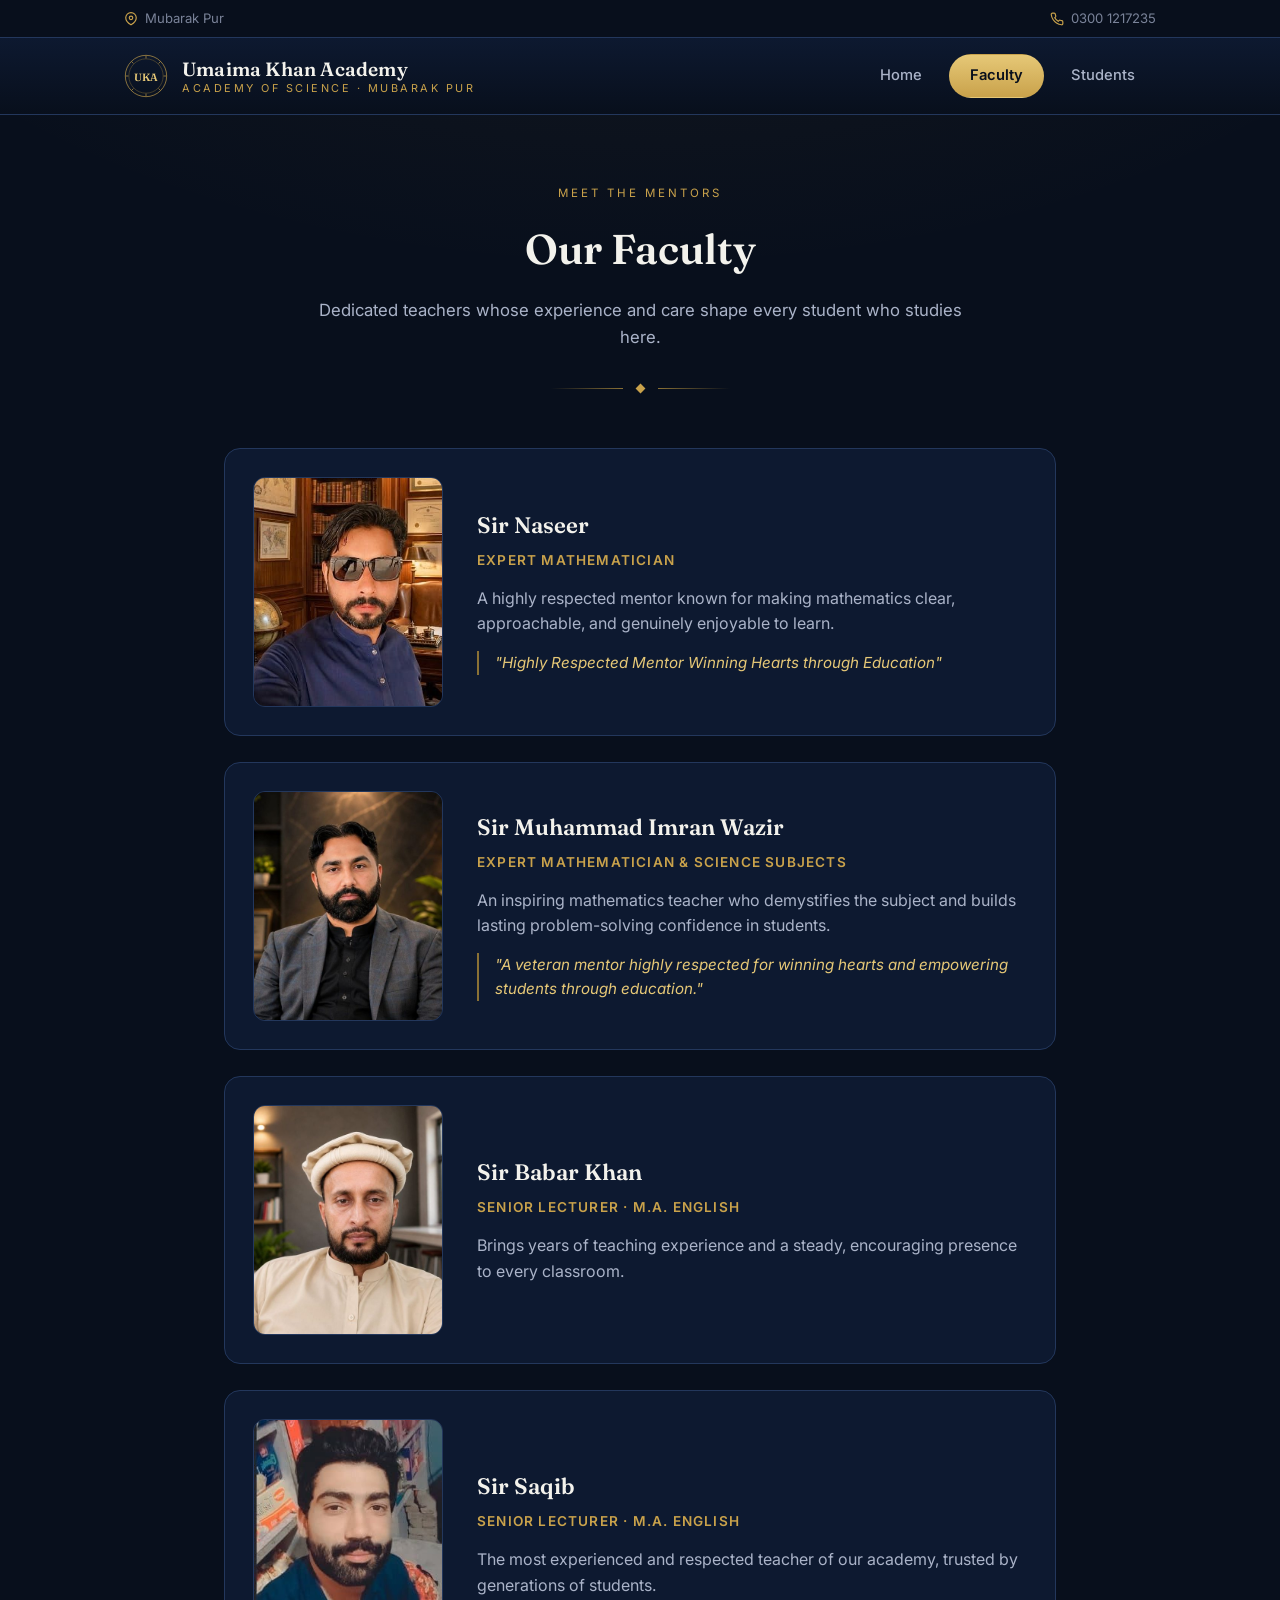
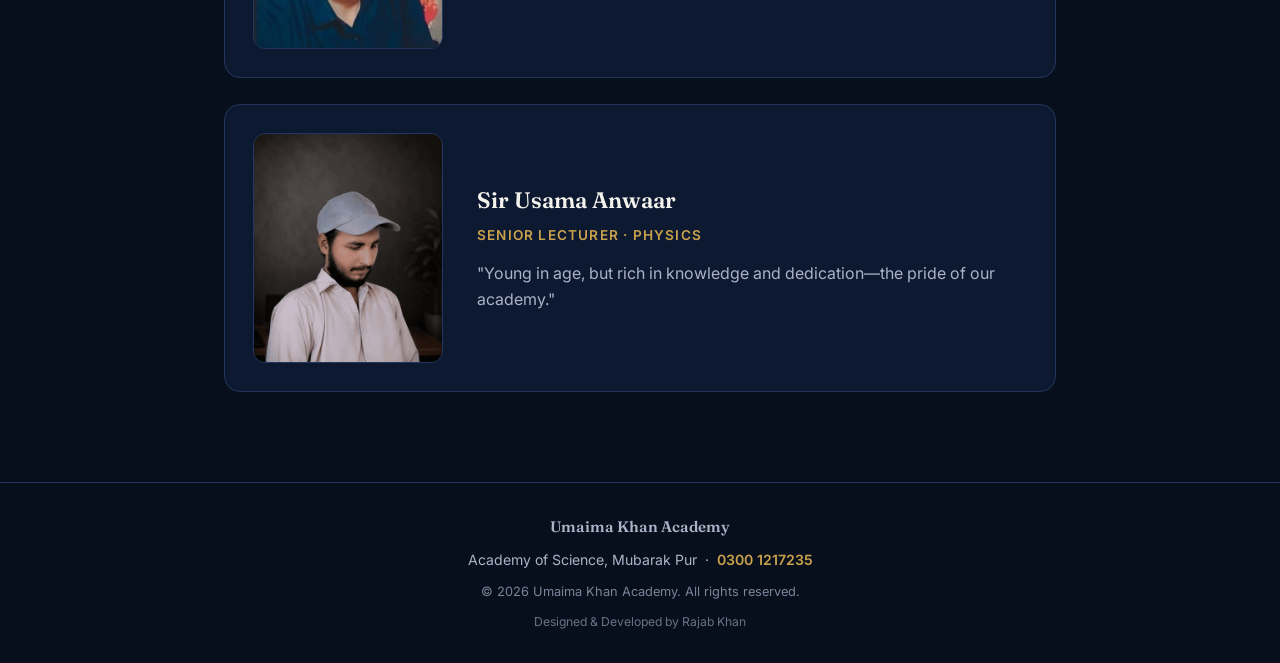
<file: sir.html>
<!DOCTYPE html>
<html lang="en">
<head>
    <meta charset="UTF-8">
    <meta name="viewport" content="width=device-width, initial-scale=1.0">
    <meta name="description" content="Meet the dedicated faculty of Umaima Khan Academy, Mubarak Pur — experienced mentors in Mathematics, Physics, and English.">
    <meta property="og:type" content="website">
    <meta property="og:site_name" content="Umaima Khan Academy">
    <meta property="og:title" content="Our Faculty — Umaima Khan Academy">
    <meta property="og:description" content="Meet the dedicated faculty of Umaima Khan Academy, Mubarak Pur — experienced mentors in Mathematics, Physics, and English.">
    <meta name="twitter:card" content="summary">
    <meta name="twitter:title" content="Our Faculty — Umaima Khan Academy">
    <meta name="twitter:description" content="Meet the dedicated faculty of Umaima Khan Academy, Mubarak Pur — experienced mentors in Mathematics, Physics, and English.">
    <meta name="theme-color" content="#080f1c">
    <link rel="icon" href="data:image/svg+xml,%3Csvg xmlns='http://www.w3.org/2000/svg' viewBox='0 0 100 100'%3E%3Ccircle cx='50' cy='50' r='47' fill='%23080f1c'/%3E%3Ccircle cx='50' cy='50' r='40' fill='none' stroke='%23c9a24b' stroke-width='3'/%3E%3Ctext x='50' y='63' text-anchor='middle' font-family='Georgia,serif' font-size='32' font-weight='700' fill='%23e6c877'%3EUKA%3C/text%3E%3C/svg%3E">
    <title>Our Faculty — Umaima Khan Academy</title>
    <link rel="preconnect" href="https://fonts.googleapis.com">
    <link rel="preconnect" href="https://fonts.gstatic.com" crossorigin>
    <link rel="stylesheet" href="https://fonts.googleapis.com/css2?family=Fraunces:opsz,wght@9..144,500;9..144,600;9..144,700&family=Inter:wght@400;500;600;700&display=swap">
    <link rel="stylesheet" href="css/style.css">
    <script src="js/splash.js" defer></script>
</head>
<body>

    <div id="site-splash" data-duration="1500" data-name="Umaima Khan Academy" aria-hidden="true">
        <div class="spl-plaque">
            <span class="spl-corner spl-corner-tl"></span>
            <span class="spl-corner spl-corner-tr"></span>
            <span class="spl-corner spl-corner-bl"></span>
            <span class="spl-corner spl-corner-br"></span>

            <svg class="spl-crest" viewBox="0 0 100 100" role="img" aria-label="Umaima Khan Academy crest">
                <circle cx="50" cy="50" r="47" fill="none" stroke="#c9a24b" stroke-width="1.5"/>
                <circle cx="50" cy="50" r="39" fill="none" stroke="#8a7135" stroke-width="1"/>
                <g stroke="#c9a24b" stroke-width="1.5">
                    <line x1="50" y1="4" x2="50" y2="10"/>
                    <line x1="50" y1="90" x2="50" y2="96"/>
                    <line x1="4" y1="50" x2="10" y2="50"/>
                    <line x1="90" y1="50" x2="96" y2="50"/>
                    <line x1="17" y1="17" x2="21.5" y2="21.5"/>
                    <line x1="83" y1="17" x2="78.5" y2="21.5"/>
                    <line x1="17" y1="83" x2="21.5" y2="78.5"/>
                    <line x1="83" y1="83" x2="78.5" y2="78.5"/>
                </g>
                <text x="50" y="61" text-anchor="middle" font-family="Fraunces, serif" font-size="24" font-weight="600" fill="#e6c877">UKA</text>
            </svg>

            <div class="spl-flourish">
                <svg viewBox="0 0 60 32" fill="none" xmlns="http://www.w3.org/2000/svg">
                    <path d="M2 16C10 16 12 6 20 6C26 6 26 16 30 16" stroke="currentColor" stroke-width="1" stroke-linecap="round"/>
                    <path d="M58 16C50 16 48 6 40 6C34 6 34 16 30 16" stroke="currentColor" stroke-width="1" stroke-linecap="round"/>
                    <circle cx="30" cy="16" r="2.4" fill="currentColor"/>
                </svg>
            </div>

            <div class="spl-ornament">
                <span class="spl-cline"></span><span class="spl-cdiamond"></span><span class="spl-cline spl-right"></span>
            </div>
            <div class="spl-eyebrow">Welcome to</div>
            <div class="spl-name">
                <span class="spl-shine"></span>
                <span class="spl-underline"></span>
            </div>
            <div class="spl-sub">Academy of Science, <b>Mubarak Pur</b></div>

            <div class="spl-load-wrap">
                <div class="spl-load-track"><div class="spl-load-fill"></div></div>
                <span class="spl-load-label">LOADING <span class="spl-pct">0%</span></span>
            </div>
        </div>
    </div>


    <div class="topbar">
        <div class="topbar-inner">
            <span class="topbar-item topbar-address">
                <svg viewBox="0 0 24 24" fill="none" stroke="currentColor" stroke-width="2" stroke-linecap="round" stroke-linejoin="round"><path d="M21 10c0 7-9 12-9 12s-9-5-9-12a9 9 0 0 1 18 0z"/><circle cx="12" cy="10" r="3"/></svg>
                Mubarak Pur
            </span>
            <a href="tel:+923001217235" class="topbar-item">
                <svg viewBox="0 0 24 24" fill="none" stroke="currentColor" stroke-width="2" stroke-linecap="round" stroke-linejoin="round"><path d="M22 16.92v3a2 2 0 0 1-2.18 2 19.79 19.79 0 0 1-8.63-3.07 19.5 19.5 0 0 1-6-6 19.79 19.79 0 0 1-3.07-8.67A2 2 0 0 1 4.11 2h3a2 2 0 0 1 2 1.72c.127.96.361 1.903.7 2.81a2 2 0 0 1-.45 2.11L8.09 9.91a16 16 0 0 0 6 6l1.27-1.27a2 2 0 0 1 2.11-.45c.907.339 1.85.573 2.81.7A2 2 0 0 1 22 16.92z"/></svg>
                0300 1217235
            </a>
        </div>
    </div>

    <header class="site-header">
        <div class="nav-inner">
            <a href="index.html" class="brand">
                <svg class="crest" viewBox="0 0 100 100" role="img" aria-label="Umaima Khan Academy crest">
                    <circle cx="50" cy="50" r="47" fill="none" stroke="#c9a24b" stroke-width="1.5"/>
                    <circle cx="50" cy="50" r="39" fill="none" stroke="#8a7135" stroke-width="1"/>
                    <g stroke="#c9a24b" stroke-width="1.5">
                        <line x1="50" y1="4" x2="50" y2="10"/>
                        <line x1="50" y1="90" x2="50" y2="96"/>
                        <line x1="4" y1="50" x2="10" y2="50"/>
                        <line x1="90" y1="50" x2="96" y2="50"/>
                        <line x1="17" y1="17" x2="21.5" y2="21.5"/>
                        <line x1="83" y1="17" x2="78.5" y2="21.5"/>
                        <line x1="17" y1="83" x2="21.5" y2="78.5"/>
                        <line x1="83" y1="83" x2="78.5" y2="78.5"/>
                    </g>
                    <text x="50" y="61" text-anchor="middle" font-family="Fraunces, serif" font-size="24" font-weight="600" fill="#e6c877">UKA</text>
                </svg>
                <span class="brand-text">
                    <span class="brand-name">Umaima Khan Academy</span>
                    <span class="brand-tag">Academy of Science · Mubarak Pur</span>
                </span>
            </a>
            <ul class="nav-links">
                <li><a href="index.html">Home</a></li>
                <li><a href="sir.html" class="active">Faculty</a></li>
                <li><a href="student.html">Students</a></li>
            </ul>
        </div>
    </header>

    <div class="page-header">
        <span class="eyebrow">Meet the mentors</span>
        <h1>Our Faculty</h1>
        <p>Dedicated teachers whose experience and care shape every student who studies here.</p>
    </div>
    <div class="ornament">
        <span class="line"></span><span class="diamond"></span><span class="line right"></span>
    </div>

    <main class="faculty-list">

        <div class="teacher-card">
            <div class="teacher-photo">
                <img src="naseer.jpg" alt="Sir Naseer" width="343" height="411" loading="lazy" decoding="async">
            </div>
            <div class="teacher-info">
                <span class="teacher-name">Sir Naseer</span>
                <span class="teacher-role">Expert Mathematician</span>
                <p class="teacher-desc">A highly respected mentor known for making mathematics clear, approachable, and genuinely enjoyable to learn.</p>
                <p class="teacher-quote">"Highly Respected Mentor Winning Hearts through Education"</p>
            </div>
        </div>
        
        <div class="teacher-card">
            <div class="teacher-photo">
                <img src="imran.jpg" alt="Sir Muhammad Imran Wazir" width="600" height="600" loading="lazy" decoding="async">
            </div>
            <div class="teacher-info">
                <span class="teacher-name">Sir Muhammad Imran Wazir</span>
                <span class="teacher-role">Expert Mathematician & Science Subjects</span>
                <p class="teacher-desc">An inspiring mathematics teacher who demystifies the subject and builds lasting problem-solving confidence in students.</p>
                <p class="teacher-quote">"A veteran mentor highly respected for winning hearts and empowering students through education."</p>
            </div>
        </div>
        
        <div class="teacher-card">
            <div class="teacher-photo">
                <img src="babar.jpg" alt="Sir Babar Khan" width="600" height="600" loading="lazy" decoding="async">
            </div>
            <div class="teacher-info">
                <span class="teacher-name">Sir Babar Khan</span>
                <span class="teacher-role">Senior Lecturer · M.A. English</span>
                <p class="teacher-desc">Brings years of teaching experience and a steady, encouraging presence to every classroom.</p>
            </div>
        </div>

        <div class="teacher-card">
            <div class="teacher-photo">
                <img src="saqib.jpg" alt="Sir Saqib" width="295" height="452" loading="lazy" decoding="async">
            </div>
            <div class="teacher-info">
                <span class="teacher-name">Sir Saqib</span>
                <span class="teacher-role">Senior Lecturer · M.A. English</span>
                <p class="teacher-desc">The most experienced and respected teacher of our academy, trusted by generations of students.</p>
            </div>
        </div>

        <div class="teacher-card">
            <div class="teacher-photo">
                <img src="osama.jpg" alt="Sir Usama Anwaar" width="450" height="600" loading="lazy" decoding="async">
            </div>
            <div class="teacher-info">
                <span class="teacher-name">Sir Usama Anwaar</span>
                <span class="teacher-role">Senior Lecturer · Physics</span>
                <p class="teacher-desc">"Young in age, but rich in knowledge and dedication—the pride of our academy."</p>
            </div>
        </div>

    </main>

    <footer class="site-footer">
        <div class="footer-inner">
            <span class="footer-brand">Umaima Khan Academy</span>
            <span class="footer-contact">Academy of Science, Mubarak Pur &nbsp;·&nbsp; <a href="tel:+923001217235">0300 1217235</a></span>
            <span class="footer-copy">&copy; 2026 Umaima Khan Academy. All rights reserved.</span>
            <span class="footer-credit">Designed &amp; Developed by Rajab Khan</span>
        </div>
    </footer>

</body>
</html>
</file>
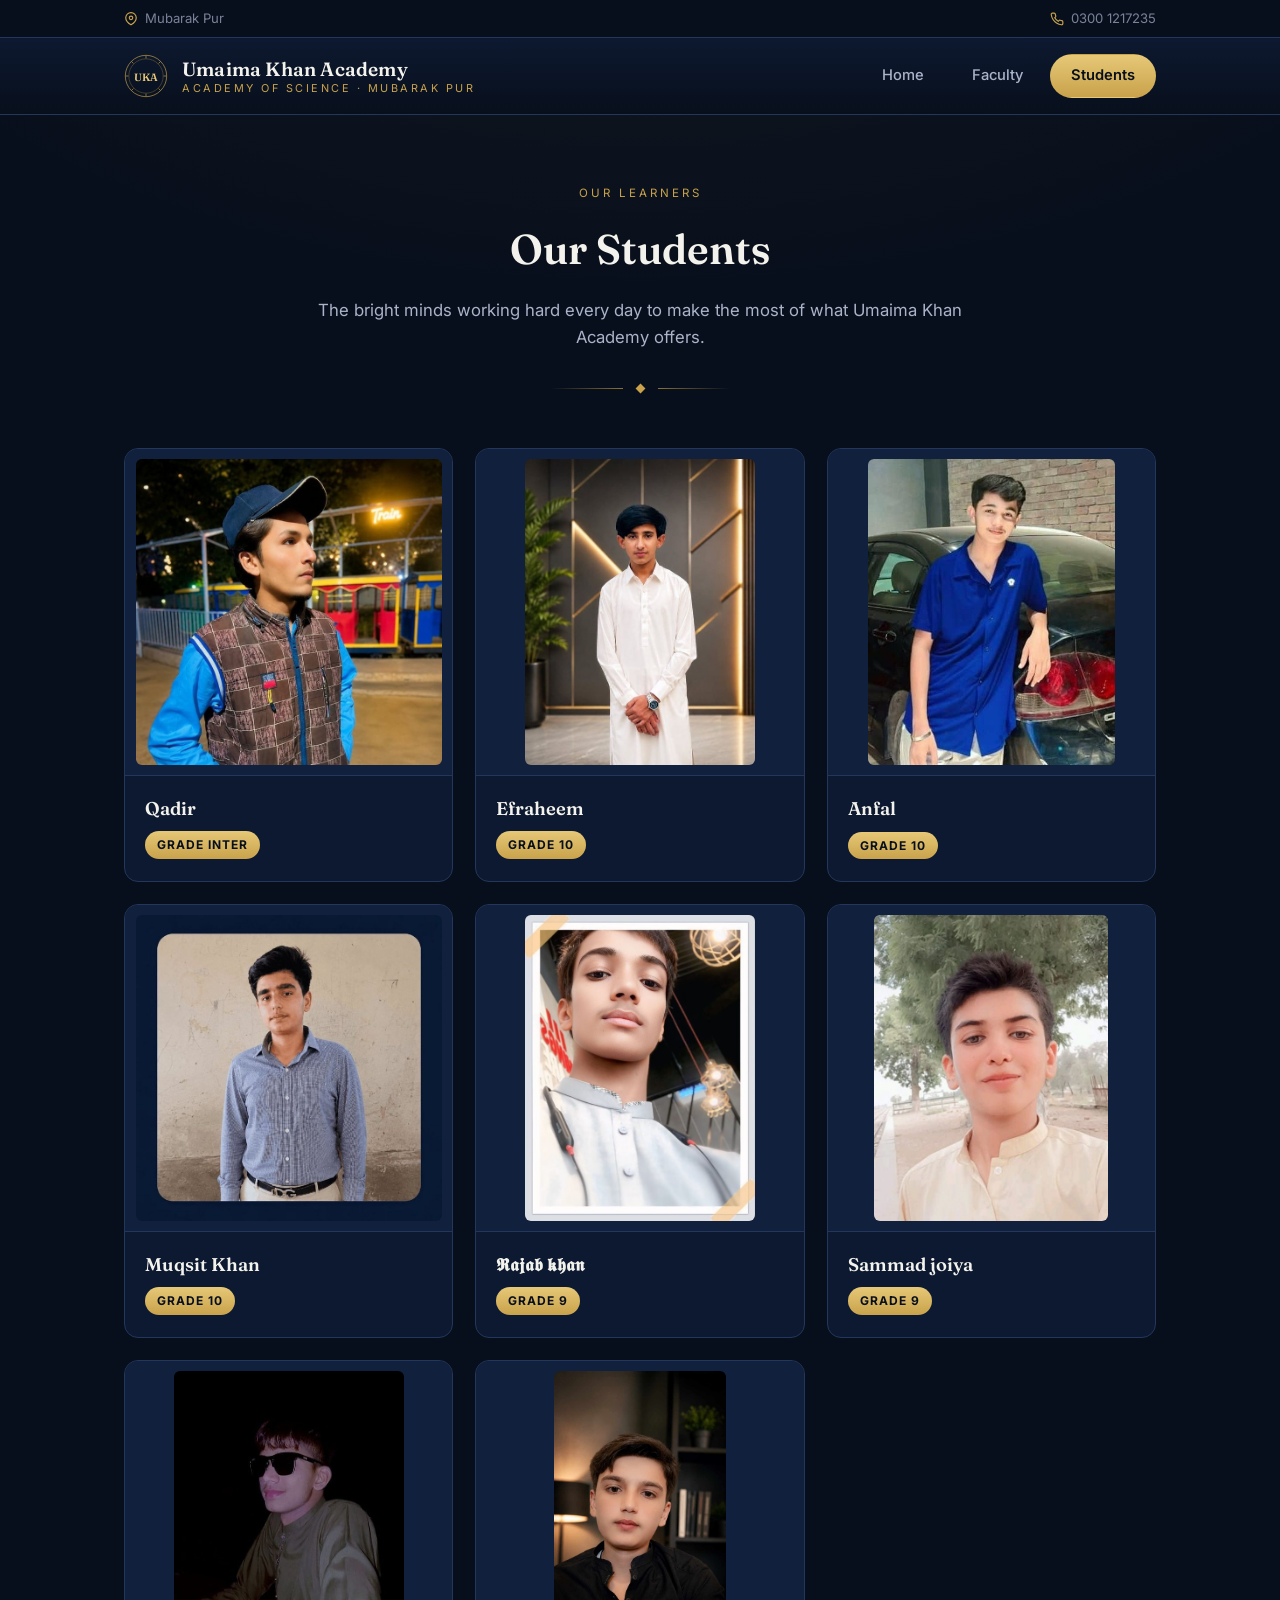
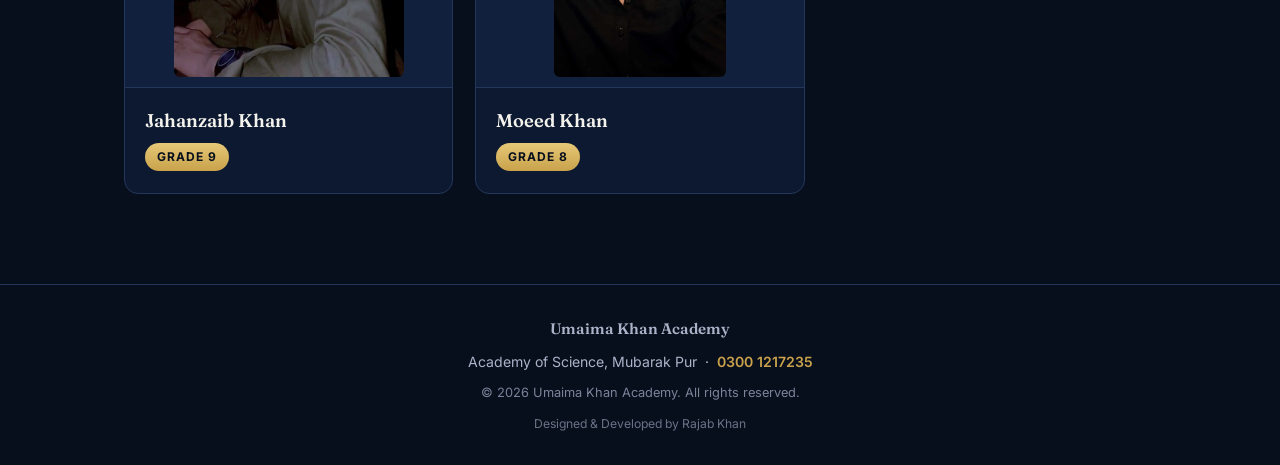
<file: student.html>
<!DOCTYPE html>
<html lang="en">
<head>
    <meta charset="UTF-8">
    <meta name="viewport" content="width=device-width, initial-scale=1.0">
    <meta name="description" content="Meet the students of Umaima Khan Academy, Mubarak Pur — the bright minds learning Science and IT with us.">
    <meta property="og:type" content="website">
    <meta property="og:site_name" content="Umaima Khan Academy">
    <meta property="og:title" content="Our Students — Umaima Khan Academy">
    <meta property="og:description" content="Meet the students of Umaima Khan Academy, Mubarak Pur — the bright minds learning Science and IT with us.">
    <meta name="twitter:card" content="summary">
    <meta name="twitter:title" content="Our Students — Umaima Khan Academy">
    <meta name="twitter:description" content="Meet the students of Umaima Khan Academy, Mubarak Pur — the bright minds learning Science and IT with us.">
    <meta name="theme-color" content="#080f1c">
    <link rel="icon" href="data:image/svg+xml,%3Csvg xmlns='http://www.w3.org/2000/svg' viewBox='0 0 100 100'%3E%3Ccircle cx='50' cy='50' r='47' fill='%23080f1c'/%3E%3Ccircle cx='50' cy='50' r='40' fill='none' stroke='%23c9a24b' stroke-width='3'/%3E%3Ctext x='50' y='63' text-anchor='middle' font-family='Georgia,serif' font-size='32' font-weight='700' fill='%23e6c877'%3EUKA%3C/text%3E%3C/svg%3E">
    <title>Our Students — Umaima Khan Academy</title>
    <link rel="preconnect" href="https://fonts.googleapis.com">
    <link rel="preconnect" href="https://fonts.gstatic.com" crossorigin>
    <link rel="stylesheet" href="https://fonts.googleapis.com/css2?family=Fraunces:opsz,wght@9..144,500;9..144,600;9..144,700&family=Inter:wght@400;500;600;700&display=swap">
    <link rel="stylesheet" href="css/style.css">
    <script src="js/splash.js" defer></script>
</head>
<body>

    <div id="site-splash" data-duration="2000" data-name="Umaima Khan Academy" aria-hidden="true">
        <div class="spl-plaque">
            <span class="spl-corner spl-corner-tl"></span>
            <span class="spl-corner spl-corner-tr"></span>
            <span class="spl-corner spl-corner-bl"></span>
            <span class="spl-corner spl-corner-br"></span>

            <svg class="spl-crest" viewBox="0 0 100 100" role="img" aria-label="Umaima Khan Academy crest">
                <circle cx="50" cy="50" r="47" fill="none" stroke="#c9a24b" stroke-width="1.5"/>
                <circle cx="50" cy="50" r="39" fill="none" stroke="#8a7135" stroke-width="1"/>
                <g stroke="#c9a24b" stroke-width="1.5">
                    <line x1="50" y1="4" x2="50" y2="10"/>
                    <line x1="50" y1="90" x2="50" y2="96"/>
                    <line x1="4" y1="50" x2="10" y2="50"/>
                    <line x1="90" y1="50" x2="96" y2="50"/>
                    <line x1="17" y1="17" x2="21.5" y2="21.5"/>
                    <line x1="83" y1="17" x2="78.5" y2="21.5"/>
                    <line x1="17" y1="83" x2="21.5" y2="78.5"/>
                    <line x1="83" y1="83" x2="78.5" y2="78.5"/>
                </g>
                <text x="50" y="61" text-anchor="middle" font-family="Fraunces, serif" font-size="24" font-weight="600" fill="#e6c877">UKA</text>
            </svg>

            <div class="spl-flourish">
                <svg viewBox="0 0 60 32" fill="none" xmlns="http://www.w3.org/2000/svg">
                    <path d="M2 16C10 16 12 6 20 6C26 6 26 16 30 16" stroke="currentColor" stroke-width="1" stroke-linecap="round"/>
                    <path d="M58 16C50 16 48 6 40 6C34 6 34 16 30 16" stroke="currentColor" stroke-width="1" stroke-linecap="round"/>
                    <circle cx="30" cy="16" r="2.4" fill="currentColor"/>
                </svg>
            </div>

            <div class="spl-ornament">
                <span class="spl-cline"></span><span class="spl-cdiamond"></span><span class="spl-cline spl-right"></span>
            </div>
            <div class="spl-eyebrow">Welcome t</div>
            <div class="spl-name">
                <span class="spl-shine"></span>
                <span class="spl-underline"></span>
            </div>
            <div class="spl-sub">Academy of Science, <b>Mubarak Pur</b></div>

            <div class="spl-load-wrap">
                <div class="spl-load-track"><div class="spl-load-fill"></div></div>
                <span class="spl-load-label">LOADING <span class="spl-pct">0%</span></span>
            </div>
        </div>
    </div>


    <div class="topbar">
        <div class="topbar-inner">
            <span class="topbar-item topbar-address">
                <svg viewBox="0 0 24 24" fill="none" stroke="currentColor" stroke-width="2" stroke-linecap="round" stroke-linejoin="round"><path d="M21 10c0 7-9 12-9 12s-9-5-9-12a9 9 0 0 1 18 0z"/><circle cx="12" cy="10" r="3"/></svg>
                Mubarak Pur
            </span>
            <a href="tel:+923001217235" class="topbar-item">
                <svg viewBox="0 0 24 24" fill="none" stroke="currentColor" stroke-width="2" stroke-linecap="round" stroke-linejoin="round"><path d="M22 16.92v3a2 2 0 0 1-2.18 2 19.79 19.79 0 0 1-8.63-3.07 19.5 19.5 0 0 1-6-6 19.79 19.79 0 0 1-3.07-8.67A2 2 0 0 1 4.11 2h3a2 2 0 0 1 2 1.72c.127.96.361 1.903.7 2.81a2 2 0 0 1-.45 2.11L8.09 9.91a16 16 0 0 0 6 6l1.27-1.27a2 2 0 0 1 2.11-.45c.907.339 1.85.573 2.81.7A2 2 0 0 1 22 16.92z"/></svg>
                0300 1217235
            </a>
        </div>
    </div>

    <header class="site-header">
        <div class="nav-inner">
            <a href="index.html" class="brand">
                <svg class="crest" viewBox="0 0 100 100" role="img" aria-label="Umaima Khan Academy crest">
                    <circle cx="50" cy="50" r="47" fill="none" stroke="#c9a24b" stroke-width="1.5"/>
                    <circle cx="50" cy="50" r="39" fill="none" stroke="#8a7135" stroke-width="1"/>
                    <g stroke="#c9a24b" stroke-width="1.5">
                        <line x1="50" y1="4" x2="50" y2="10"/>
                        <line x1="50" y1="90" x2="50" y2="96"/>
                        <line x1="4" y1="50" x2="10" y2="50"/>
                        <line x1="90" y1="50" x2="96" y2="50"/>
                        <line x1="17" y1="17" x2="21.5" y2="21.5"/>
                        <line x1="83" y1="17" x2="78.5" y2="21.5"/>
                        <line x1="17" y1="83" x2="21.5" y2="78.5"/>
                        <line x1="83" y1="83" x2="78.5" y2="78.5"/>
                    </g>
                    <text x="50" y="61" text-anchor="middle" font-family="Fraunces, serif" font-size="24" font-weight="600" fill="#e6c877">UKA</text>
                </svg>
                <span class="brand-text">
                    <span class="brand-name">Umaima Khan Academy</span>
                    <span class="brand-tag">Academy of Science · Mubarak Pur</span>
                </span>
            </a>
            <ul class="nav-links">
                <li><a href="index.html">Home</a></li>
                <li><a href="sir.html">Faculty</a></li>
                <li><a href="student.html" class="active">Students</a></li>
            </ul>
        </div>
    </header>

    <div class="page-header">
        <span class="eyebrow">Our learners</span>
        <h1>Our Students</h1>
        <p>The bright minds working hard every day to make the most of what Umaima Khan Academy offers.</p>
    </div>
    <div class="ornament">
        <span class="line"></span><span class="diamond"></span><span class="line right"></span>
    </div>

    <main class="student-grid">

        <div class="student-card">
            <div class="student-photo"><img src="qadir.jpg" alt="Qadir" width="700" height="700" loading="lazy" decoding="async"></div>
            <div class="student-body">
                <div class="student-name">Qadir</div>
                <span class="student-grade">Grade inter</span>
            </div>
        </div>

        <div class="student-card">
            <div class="student-photo"><img src="efraheem.jpg" alt="Efraheem" width="525" height="700" loading="lazy" decoding="async"></div>
            <div class="student-body">
                <div class="student-name">Efraheem</div>
                <span class="student-grade">Grade 10</span>
            </div>
        </div>

        <div class="student-card">
            <div class="student-photo"><img src="anfall.jpg" alt="Anfal" width="409" height="506" loading="lazy" decoding="async"></div>
            <div class="student-body">
                <div class="student-name">Anfal</div>
                <span class="student-grade">Grade 10</span>
            </div>
        </div>
        
        <div class="student-card">
            <div class="student-photo"><img src="muqsit.jpg" alt="Muqsit Khan" width="700" height="700" loading="lazy" decoding="async"></div>
            <div class="student-body">
                <div class="student-name">Muqsit Khan</div>
                <span class="student-grade">Grade 10</span>
            </div>
        </div>
        
        <div class="student-card">
            <div class="student-photo"><img src="rajab.jpg" alt="Rajab Khan" width="525" height="700" loading="lazy" decoding="async"></div>
            <div class="student-body">
                <div class="student-name">𝕽𝖆𝖏𝖆𝖇 𝖐𝖍𝖆𝖓</div>
                <span class="student-grade">Grade 9</span>
            </div>
        </div>

        <div class="student-card">
            <div class="student-photo"><img src="sammad.jpeg" alt="Sammad Shakh" width="534" height="700" loading="lazy" decoding="async"></div>
            <div class="student-body">
                <div class="student-name">Sammad joiya</div>
                <span class="student-grade">Grade 9</span>
            </div>
        </div>

        <div class="student-card">
            <div class="student-photo"><img src="jahanzaib.jpeg" alt="Jahanzaib Khan" width="525" height="700" loading="lazy" decoding="async"></div>
            <div class="student-body">
                <div class="student-name">Jahanzaib Khan</div>
                <span class="student-grade">Grade 9</span>
            </div>
        </div>
        
        <div class="student-card">
            <div class="student-photo"><img src="moeed.jpg" alt="Moeed Khan" width="700" height="700" loading="lazy" decoding="async"></div>
            <div class="student-body">
                <div class="student-name">Moeed Khan</div>
                <span class="student-grade">Grade 8</span>
            </div>
        </div>

    </main>

    <footer class="site-footer">
        <div class="footer-inner">
            <span class="footer-brand">Umaima Khan Academy</span>
            <span class="footer-contact">Academy of Science, Mubarak Pur &nbsp;·&nbsp; <a href="tel:+923001217235">0300 1217235</a></span>
            <span class="footer-copy">&copy; 2026 Umaima Khan Academy. All rights reserved.</span>
            <span class="footer-credit">Designed &amp; Developed by Rajab Khan</span>
        </div>
    </footer>

</body>
</html>
</file>
<file: css/style.css>
/* =========================================================
   UMAIMA KHAN ACADEMY — Official site stylesheet
   Palette: deep navy + certificate gold, academic serif + clean sans
   ========================================================= */

:root {
    --navy-950: #080f1c;
    --navy-900: #0d1930;
    --navy-850: #11213d;
    --navy-800: #172a4a;
    --navy-border: #23375c;

    --gold: #c9a24b;
    --gold-light: #e6c877;
    --gold-dim: #8a7135;

    --emerald: #2f8f6f;

    --text-primary: #f3f2ec;
    --text-secondary: #aab3c8;
    --text-muted: #7a8399;

    --serif: 'Fraunces', 'Georgia', serif;
    --sans: 'Inter', -apple-system, BlinkMacSystemFont, sans-serif;

    --container: 1080px;
}

* {
    margin: 0;
    padding: 0;
    box-sizing: border-box;
}

html {
    scroll-behavior: smooth;
}

body {
    background:
        radial-gradient(ellipse 900px 500px at 50% -10%, rgba(201, 162, 75, 0.08), transparent),
        var(--navy-950);
    color: var(--text-primary);
    font-family: var(--sans);
    line-height: 1.6;
    min-height: 100vh;
    display: flex;
    flex-direction: column;
}

a { color: inherit; }
img { display: block; max-width: 100%; }

:focus-visible {
    outline: 2px solid var(--gold-light);
    outline-offset: 3px;
}

/* ---------- Crest / emblem ---------- */
.crest {
    width: 44px;
    height: 44px;
    flex-shrink: 0;
}

.crest-lg {
    width: 96px;
    height: 96px;
    margin: 0 auto 28px auto;
}

/* ---------- Top utility bar ---------- */
.topbar {
    background: var(--navy-950);
    border-bottom: 1px solid var(--navy-border);
    font-size: 0.82rem;
    color: var(--text-muted);
}

.topbar-inner {
    max-width: var(--container);
    margin: 0 auto;
    padding: 8px 24px;
    display: flex;
    align-items: center;
    justify-content: space-between;
    gap: 16px;
}

.topbar-item {
    display: flex;
    align-items: center;
    gap: 7px;
    text-decoration: none;
    color: var(--text-muted);
    transition: color 0.2s ease;
}

.topbar-item svg {
    width: 14px;
    height: 14px;
    color: var(--gold);
    flex-shrink: 0;
}

a.topbar-item:hover {
    color: var(--gold-light);
}

/* ---------- Header / Nav ---------- */
.site-header {
    background: linear-gradient(180deg, var(--navy-900), var(--navy-950));
    border-bottom: 1px solid var(--navy-border);
    position: sticky;
    top: 0;
    z-index: 50;
}

.nav-inner {
    max-width: var(--container);
    margin: 0 auto;
    padding: 16px 24px;
    display: flex;
    align-items: center;
    justify-content: space-between;
    gap: 20px;
}

.brand {
    display: flex;
    align-items: center;
    gap: 14px;
    text-decoration: none;
}

.brand-text {
    display: flex;
    flex-direction: column;
    line-height: 1.15;
}

.brand-name {
    font-family: var(--serif);
    font-weight: 600;
    font-size: 1.2rem;
    color: var(--text-primary);
    letter-spacing: 0.2px;
    white-space: nowrap;
}

.brand-tag {
    font-size: 0.68rem;
    letter-spacing: 2.5px;
    text-transform: uppercase;
    color: var(--gold);
    margin-top: 2px;
}

.nav-links {
    display: flex;
    gap: 6px;
    list-style: none;
}

.nav-links a {
    display: inline-block;
    text-decoration: none;
    padding: 9px 20px;
    font-size: 0.92rem;
    font-weight: 500;
    color: var(--text-secondary);
    border-radius: 999px;
    border: 1px solid transparent;
    transition: all 0.25s ease;
}

.nav-links a:hover {
    color: var(--text-primary);
    border-color: var(--navy-border);
    background: var(--navy-850);
}

.nav-links a.active {
    color: var(--navy-950);
    background: linear-gradient(180deg, var(--gold-light), var(--gold));
    font-weight: 600;
}

/* ---------- Page header (interior pages) ---------- */
.page-header {
    text-align: center;
    max-width: 720px;
    margin: 64px auto 8px auto;
    padding: 0 24px;
}

.eyebrow {
    display: inline-block;
    font-size: 0.72rem;
    letter-spacing: 3px;
    text-transform: uppercase;
    color: var(--gold);
    margin-bottom: 14px;
}

.page-header h1 {
    font-family: var(--serif);
    font-weight: 600;
    font-size: 2.6rem;
    color: var(--text-primary);
}

.page-header p {
    margin-top: 14px;
    color: var(--text-secondary);
    font-size: 1.05rem;
}

.ornament {
    display: flex;
    align-items: center;
    justify-content: center;
    gap: 14px;
    margin: 26px auto 56px auto;
}

.ornament .line {
    width: 72px;
    height: 1px;
    background: linear-gradient(90deg, transparent, var(--gold-dim));
}

.ornament .line.right {
    background: linear-gradient(90deg, var(--gold-dim), transparent);
}

.ornament .diamond {
    width: 7px;
    height: 7px;
    background: var(--gold);
    transform: rotate(45deg);
}

/* ---------- Hero (home) ---------- */
.hero {
    max-width: var(--container);
    margin: 0 auto;
    padding: 72px 24px 40px 24px;
    text-align: center;
}

.hero-frame {
    border: 1px solid var(--navy-border);
    border-radius: 4px;
    padding: 56px 32px;
    position: relative;
    background: linear-gradient(180deg, rgba(23, 42, 74, 0.35), transparent);
}

.hero-frame::before,
.hero-frame::after {
    content: "";
    position: absolute;
    width: 28px;
    height: 28px;
    border: 1px solid var(--gold-dim);
}

.hero-frame::before {
    top: -1px;
    left: -1px;
    border-right: none;
    border-bottom: none;
}

.hero-frame::after {
    bottom: -1px;
    right: -1px;
    border-left: none;
    border-top: none;
}

.hero-eyebrow {
    color: var(--text-secondary);
    font-size: 1rem;
    text-transform: uppercase;
    letter-spacing: 4px;
    font-weight: 500;
}

.hero-title {
    font-family: var(--serif);
    font-weight: 700;
    font-size: clamp(2.6rem, 6vw, 4.4rem);
    color: var(--text-primary);
    line-height: 1.1;
    margin: 14px 0 18px 0;
}

.hero-title em {
    font-style: normal;
    color: var(--gold);
}

.hero-sub {
    max-width: 520px;
    margin: 0 auto;
    color: var(--text-secondary);
    font-size: 1.05rem;
}

.hero-cta {
    display: flex;
    align-items: center;
    justify-content: center;
    flex-wrap: wrap;
    gap: 14px;
    margin-top: 30px;
}

.btn {
    display: inline-flex;
    align-items: center;
    gap: 8px;
    padding: 13px 28px;
    border-radius: 999px;
    font-size: 0.92rem;
    font-weight: 600;
    font-family: var(--sans);
    text-decoration: none;
    letter-spacing: 0.2px;
    border: 1px solid transparent;
    transition: transform 0.25s ease, box-shadow 0.25s ease, border-color 0.25s ease, color 0.25s ease;
}

.btn svg {
    flex-shrink: 0;
}

.btn-primary {
    background: linear-gradient(180deg, var(--gold-light), var(--gold));
    color: var(--navy-950);
}

.btn-primary:hover {
    transform: translateY(-2px);
    box-shadow: 0 12px 26px rgba(201, 162, 75, 0.28);
}

.btn-ghost {
    background: var(--navy-900);
    color: var(--text-primary);
    border-color: var(--navy-border);
}

.btn-ghost:hover {
    transform: translateY(-2px);
    color: var(--gold-light);
    border-color: var(--gold-dim);
}

/* ---------- Feature cards ---------- */
.features {
    max-width: var(--container);
    margin: 20px auto 90px auto;
    padding: 0 24px;
    display: grid;
    grid-template-columns: repeat(3, 1fr);
    gap: 22px;
}

.feature-card {
    background: var(--navy-900);
    border: 1px solid var(--navy-border);
    border-radius: 14px;
    padding: 32px 26px;
    transition: transform 0.25s ease, border-color 0.25s ease;
}

.feature-card:hover {
    transform: translateY(-4px);
    border-color: var(--gold-dim);
}

.feature-icon {
    width: 42px;
    height: 42px;
    margin-bottom: 18px;
    color: var(--gold);
}

.feature-card h3 {
    font-family: var(--serif);
    font-weight: 600;
    font-size: 1.15rem;
    margin-bottom: 8px;
    color: var(--text-primary);
}

.feature-card p {
    color: var(--text-secondary);
    font-size: 0.95rem;
}

/* ---------- Faculty cards ---------- */
.faculty-list {
    max-width: 880px;
    margin: 0 auto;
    padding: 0 24px 90px 24px;
    display: flex;
    flex-direction: column;
    gap: 26px;
}

.teacher-card {
    background: var(--navy-900);
    border: 1px solid var(--navy-border);
    border-radius: 16px;
    padding: 28px;
    display: flex;
    align-items: center;
    gap: 34px;
    transition: transform 0.25s ease, border-color 0.25s ease;
}

.teacher-card:hover {
    transform: translateY(-3px);
    border-color: var(--gold-dim);
}

.teacher-photo {
    width: 190px;
    height: 230px;
    flex-shrink: 0;
    border-radius: 12px;
    overflow: hidden;
    border: 1px solid var(--navy-border);
    position: relative;
    background: var(--navy-850);
}

.teacher-photo img {
    width: 100%;
    height: 100%;
    object-fit: cover;
    object-position: center 15%;
    display: block;
}

.teacher-info {
    flex: 1;
}

.teacher-name {
    font-family: var(--serif);
    font-weight: 600;
    font-size: 1.4rem;
    color: var(--text-primary);
    display: block;
}

.teacher-role {
    color: var(--gold);
    font-size: 0.85rem;
    letter-spacing: 1.2px;
    text-transform: uppercase;
    font-weight: 600;
    display: block;
    margin: 6px 0 14px 0;
}

.teacher-desc {
    color: var(--text-secondary);
    font-size: 1rem;
}

.teacher-quote {
    margin-top: 14px;
    padding-left: 16px;
    border-left: 2px solid var(--gold-dim);
    color: var(--gold-light);
    font-style: italic;
    font-size: 0.95rem;
}

/* ---------- Student grid ---------- */
.student-grid {
    max-width: var(--container);
    margin: 0 auto;
    padding: 0 24px 90px 24px;
    display: grid;
    grid-template-columns: repeat(3, 1fr);
    gap: 22px;
}

.student-card {
    background: var(--navy-900);
    border: 1px solid var(--navy-border);
    border-radius: 14px;
    overflow: hidden;
    transition: transform 0.25s ease, border-color 0.25s ease;
}

.student-card:hover {
    transform: translateY(-4px);
    border-color: var(--gold-dim);
}

.student-photo {
    width: 100%;
    aspect-ratio: 1 / 1;
    overflow: hidden;
    border-bottom: 1px solid var(--navy-border);
    background: var(--navy-850);
    display: flex;
    align-items: center;
    justify-content: center;
    padding: 10px;
    box-sizing: border-box;
}

.student-photo img {
    max-width: 100%;
    max-height: 100%;
    width: auto;
    height: auto;
    object-fit: contain;
    display: block;
    border-radius: 6px;
}

.student-body {
    padding: 18px 20px 22px 20px;
}

.student-name {
    font-family: var(--serif);
    font-weight: 600;
    font-size: 1.15rem;
    color: var(--text-primary);
}

.student-grade {
    display: inline-block;
    margin-top: 8px;
    font-size: 0.75rem;
    letter-spacing: 1px;
    text-transform: uppercase;
    color: var(--navy-950);
    background: linear-gradient(180deg, var(--gold-light), var(--gold));
    padding: 4px 12px;
    border-radius: 999px;
    font-weight: 700;
}

/* ---------- Footer ---------- */
.site-footer {
    margin-top: auto;
    border-top: 1px solid var(--navy-border);
    background: var(--navy-950);
    padding: 32px 24px;
    text-align: center;
}

.footer-inner {
    max-width: var(--container);
    margin: 0 auto;
    display: flex;
    flex-direction: column;
    align-items: center;
    gap: 10px;
}

.footer-brand {
    font-family: var(--serif);
    font-weight: 600;
    color: var(--text-secondary);
    font-size: 0.95rem;
}

.footer-contact {
    color: var(--text-secondary);
    font-size: 0.88rem;
}

.footer-contact a {
    color: var(--gold);
    text-decoration: none;
    font-weight: 600;
}

.footer-contact a:hover {
    color: var(--gold-light);
    text-decoration: underline;
}

.footer-copy {
    color: var(--text-muted);
    font-size: 0.8rem;
}

.footer-credit {
    color: var(--text-muted);
    font-size: 0.76rem;
    opacity: 0.85;
}

/* ---------- Responsive ---------- */
@media (max-width: 900px) {
    .features,
    .student-grid {
        grid-template-columns: repeat(2, 1fr);
    }
}

@media (max-width: 720px) {
    .topbar-inner {
        padding: 7px 16px;
        font-size: 0.76rem;
    }

    .topbar-address {
        display: none;
    }

    .nav-inner {
        flex-wrap: wrap;
        justify-content: center;
        gap: 12px;
        padding: 14px 16px;
    }

    .brand-tag {
        display: none;
    }

    .nav-links {
        width: 100%;
        justify-content: center;
    }

    .nav-links a {
        padding: 8px 16px;
        font-size: 0.86rem;
    }

    .hero-frame {
        padding: 40px 20px;
    }

    .teacher-card {
        flex-direction: column;
        text-align: center;
    }

    .teacher-photo {
        width: 100%;
        max-width: 240px;
        height: 240px;
    }

    .teacher-quote {
        text-align: left;
    }
}

@media (max-width: 560px) {
    .features,
    .student-grid {
        grid-template-columns: 1fr;
    }

    .page-header h1 {
        font-size: 2rem;
    }

    .crest {
        width: 38px;
        height: 38px;
    }

    .brand-name {
        font-size: 1.05rem;
    }
}

@media (prefers-reduced-motion: reduce) {
    * {
        transition: none !important;
    }
}

/* =========================================================
   Intro splash (credit screen) — shared across all pages
   Duration is controlled per-page via data-duration on #site-splash;
   see js/splash.js for the timing logic.
   ========================================================= */
#site-splash {
    position: fixed;
    inset: 0;
    z-index: 9999;
    background:
        radial-gradient(ellipse 950px 620px at 50% 40%, rgba(246,205,111,0.18), transparent 62%),
        radial-gradient(ellipse 700px 520px at 78% 80%, rgba(52,168,132,0.14), transparent 65%),
        radial-gradient(ellipse 600px 460px at 15% 15%, rgba(52,168,132,0.10), transparent 65%),
        var(--navy-950);
    display: flex;
    align-items: center;
    justify-content: center;
    text-align: center;
    padding: 20px;
    box-sizing: border-box;
    transition: opacity 0.5s ease;
}

#site-splash.spl-fade-out {
    opacity: 0;
    pointer-events: none;
}

.spl-plaque {
    position: relative;
    box-sizing: border-box;
    max-width: 440px;
    width: 100%;
    padding: 46px 52px;
    border-radius: 4px;
    background: linear-gradient(160deg, rgba(22,34,58,0.68), rgba(10,17,32,0.62));
    border: 1px solid rgba(246, 205, 111, 0.35);
    box-shadow: 0 30px 90px rgba(0,0,0,0.55), 0 0 60px rgba(217,159,47,0.12), inset 0 0 1px rgba(246,205,111,0.45);
    backdrop-filter: blur(4px);
    opacity: 0;
    transform: scale(0.96);
    animation-name: spl-plaque-in;
    animation-timing-function: cubic-bezier(.2,.7,.3,1);
    animation-fill-mode: forwards;
}

.spl-plaque::before {
    content: "";
    position: absolute;
    inset: 6px;
    border: 1px solid rgba(246, 205, 111, 0.16);
    pointer-events: none;
}

@keyframes spl-plaque-in {
    to { opacity: 1; transform: scale(1); }
}

.spl-corner {
    position: absolute;
    width: 15px;
    height: 15px;
    border: 1px solid #f0c869;
    opacity: 0;
    animation-name: spl-corner-in;
    animation-timing-function: ease;
    animation-fill-mode: forwards;
}

.spl-corner-tl { top: -1px; left: -1px; border-right: none; border-bottom: none; }
.spl-corner-tr { top: -1px; right: -1px; border-left: none; border-bottom: none; }
.spl-corner-bl { bottom: -1px; left: -1px; border-right: none; border-top: none; }
.spl-corner-br { bottom: -1px; right: -1px; border-left: none; border-top: none; }

@keyframes spl-corner-in {
    to { opacity: 0.9; }
}

.spl-flourish {
    display: flex;
    align-items: center;
    justify-content: center;
    opacity: 0;
    animation-name: spl-fade-up;
    animation-timing-function: ease;
    animation-fill-mode: forwards;
}

.spl-crest {
    width: 58px;
    height: 58px;
    display: block;
    margin: 0 auto 4px auto;
    opacity: 0;
    filter: drop-shadow(0 0 12px rgba(240, 200, 105, 0.4));
    animation-name: spl-fade-up;
    animation-timing-function: ease;
    animation-fill-mode: forwards;
}

.spl-flourish svg {
    width: 28px;
    height: 15px;
    color: #34a884;
}

.spl-ornament {
    display: flex;
    align-items: center;
    justify-content: center;
    gap: 12px;
    margin-top: 12px;
    opacity: 0;
    animation-name: spl-fade-up;
    animation-timing-function: ease;
    animation-fill-mode: forwards;
}

.spl-ornament .spl-cline {
    width: 38px;
    height: 1px;
    background: linear-gradient(90deg, transparent, #a97a2b);
}

.spl-ornament .spl-cline.spl-right {
    background: linear-gradient(90deg, #a97a2b, transparent);
}

.spl-ornament .spl-cdiamond {
    width: 5px;
    height: 5px;
    background: #f0c869;
    transform: rotate(45deg);
    flex-shrink: 0;
    box-shadow: 0 0 6px rgba(240,200,105,0.7);
}

.spl-eyebrow {
    margin-top: 16px;
    font-family: var(--sans);
    font-weight: 500;
    font-size: 0.68rem;
    letter-spacing: 3.5px;
    text-transform: uppercase;
    color: #b39a6e;
    opacity: 0;
    animation-name: spl-fade-up;
    animation-timing-function: ease;
    animation-fill-mode: forwards;
}

.spl-name {
    margin-top: 10px;
    font-family: var(--serif);
    font-weight: 600;
    font-size: clamp(1.7rem, 7.5vw, 3.1rem);
    letter-spacing: 0.5px;
    position: relative;
    display: inline-block;
    overflow: hidden;
    padding: 0 8px;
    white-space: nowrap;
    max-width: 100%;
    filter: drop-shadow(0 0 14px rgba(240,200,105,0.4));
}

.spl-letter {
    display: inline-block;
    opacity: 0;
    filter: blur(6px);
    transform: translateY(14px);
    animation-name: spl-letter-in;
    animation-timing-function: ease;
    animation-fill-mode: forwards;
    background: linear-gradient(180deg, #fff6df 0%, #f6cd6f 40%, #d99f2f 100%);
    -webkit-background-clip: text;
    background-clip: text;
    color: transparent;
}

.spl-shine {
    position: absolute;
    top: 0;
    left: -60%;
    width: 40%;
    height: 100%;
    background: linear-gradient(120deg, transparent, rgba(255, 246, 220, 0.9), transparent);
    transform: skewX(-20deg);
    animation-name: spl-shine-sweep;
    animation-timing-function: ease;
    animation-fill-mode: forwards;
    pointer-events: none;
    mix-blend-mode: overlay;
}

.spl-underline {
    display: block;
    height: 1px;
    margin: 10px auto 0 auto;
    max-width: 200px;
    background: linear-gradient(90deg, transparent, #f0c869, transparent);
    width: 0%;
    animation-name: spl-draw-line;
    animation-timing-function: ease;
    animation-fill-mode: forwards;
}

.spl-sub {
    margin-top: 18px;
    font-family: var(--sans);
    font-size: clamp(0.76rem, 2.8vw, 0.9rem);
    color: #c4a879;
    letter-spacing: 0.4px;
    opacity: 0;
    animation-name: spl-fade-up;
    animation-timing-function: ease;
    animation-fill-mode: forwards;
}

.spl-sub b {
    color: #f6cd6f;
    font-weight: 600;
}

.spl-load-wrap {
    margin-top: 24px;
    display: flex;
    flex-direction: column;
    align-items: center;
    gap: 8px;
    opacity: 0;
    animation-name: spl-fade-up;
    animation-timing-function: ease;
    animation-fill-mode: forwards;
}

.spl-load-track {
    width: 190px;
    max-width: 55vw;
    height: 2px;
    background: rgba(240, 200, 105, 0.15);
    border-radius: 2px;
    overflow: hidden;
}

.spl-load-fill {
    height: 100%;
    width: 0%;
    background: linear-gradient(90deg, #c9922e, #fff3d0);
    box-shadow: 0 0 8px rgba(240,200,105,0.6);
    animation-name: spl-load-fill;
    animation-timing-function: cubic-bezier(.25,.1,.25,1);
    animation-fill-mode: forwards;
}

.spl-load-label {
    font-family: var(--sans);
    font-size: 0.62rem;
    letter-spacing: 2.5px;
    text-transform: uppercase;
    color: #6d7996;
}

.spl-load-label .spl-pct {
    color: #f0c869;
    font-weight: 600;
}

@keyframes spl-fade-up {
    from { opacity: 0; transform: translateY(8px); }
    to   { opacity: 1; transform: translateY(0); }
}

@keyframes spl-letter-in {
    from { opacity: 0; filter: blur(6px); transform: translateY(14px); }
    to   { opacity: 1; filter: blur(0); transform: translateY(0); }
}

@keyframes spl-shine-sweep {
    from { left: -60%; }
    to   { left: 130%; }
}

@keyframes spl-draw-line {
    from { width: 0%; }
    to   { width: 100%; }
}

@keyframes spl-load-fill {
    from { width: 0%; }
    to   { width: 100%; }
}

@media (max-width: 480px) {
    .spl-plaque { padding: 30px 20px; }
    .spl-crest { width: 46px; height: 46px; }
    .spl-flourish svg { width: 22px; height: 12px; }
    .spl-ornament .spl-cline { width: 24px; }
    .spl-eyebrow { font-size: 0.58rem; letter-spacing: 2.5px; }
    .spl-sub { padding: 0 6px; white-space: normal; }
    .spl-corner { width: 11px; height: 11px; }
}

@media (max-width: 340px) {
    .spl-name { font-size: 1.45rem; }
}

@media (prefers-reduced-motion: reduce) {
    #site-splash { display: none !important; }
}
</file>
